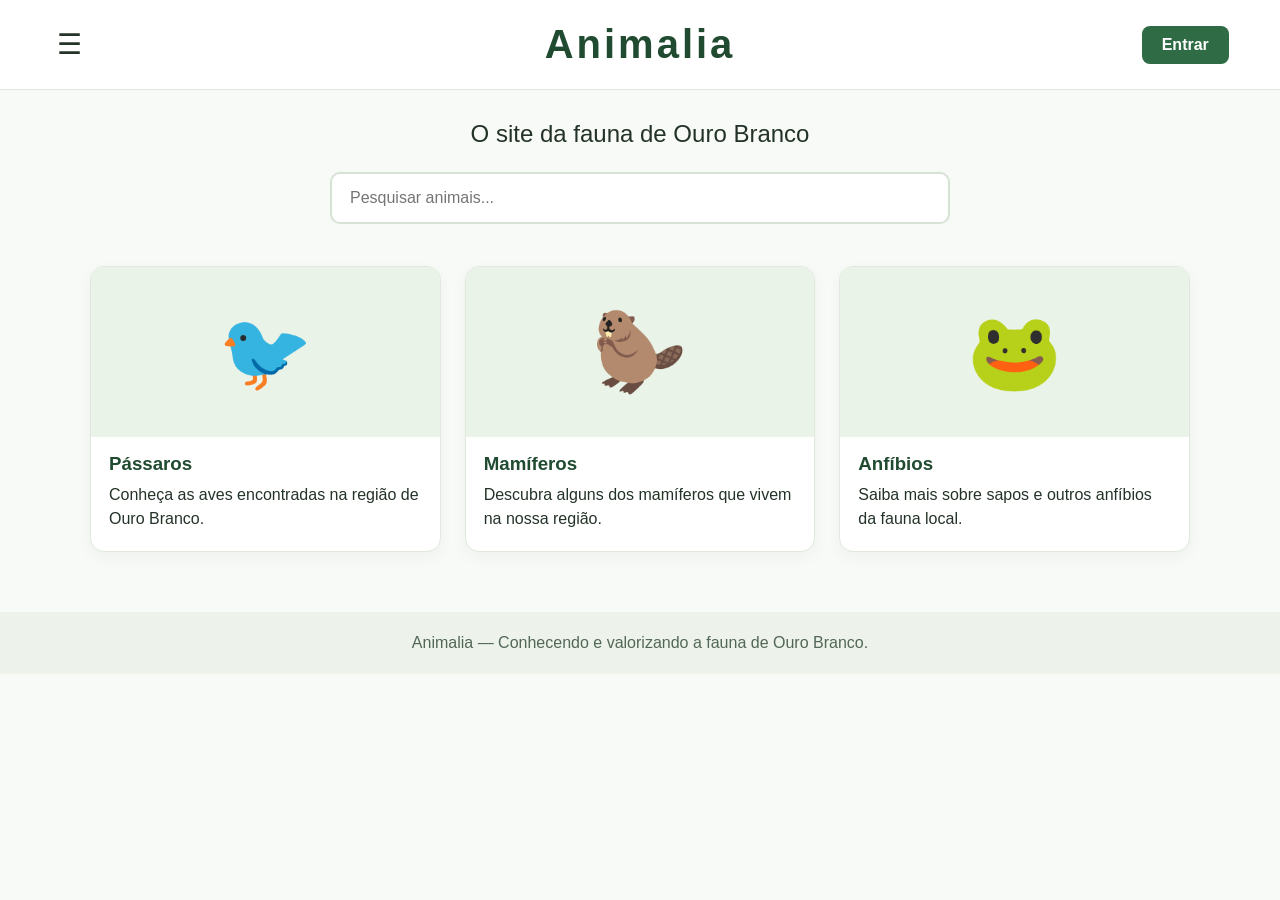
<file: frontend/index.html>
<!DOCTYPE html>
<html lang="pt-BR">
<head>
    <meta charset="UTF-8">
    <meta name="viewport" content="width=device-width, initial-scale=1.0">
    <link rel="stylesheet" href="style.css">
    <title>Animalia | Fauna de Ouro Branco</title>
</head>
<body>
    <header class="cabecalho">
        <button class="menu" type="button" aria-label="Abrir menu">☰</button>
        <h1 class="marca">Animalia</h1>
        <a class="entrar" href="login.html">Entrar</a>
    </header>
    <main class="conteudo">
        <h2 class="subtitulo">O site da fauna de Ouro Branco</h2>
        <input class="pesquisa" type="search" id="pesquisa" placeholder="Pesquisar animais..." aria-label="Pesquisar animais">
        <section class="animais" aria-label="Animais">
            <article class="animal">
                <div class="animal-imagem" role="img" aria-label="Pássaro">🐦</div>
                <h3>Pássaros</h3>
                <p>Conheça as aves encontradas na região de Ouro Branco.</p>
            </article>
            <article class="animal">
                <div class="animal-imagem" role="img" aria-label="Mamífero">🦫</div>
                <h3>Mamíferos</h3>
                <p>Descubra alguns dos mamíferos que vivem na nossa região.</p>
            </article>
            <article class="animal">
                <div class="animal-imagem" role="img" aria-label="Sapo">🐸</div>
                <h3>Anfíbios</h3>
                <p>Saiba mais sobre sapos e outros anfíbios da fauna local.</p>
            </article>
        </section>
    </main>
    <footer class="rodape">Animalia — Conhecendo e valorizando a fauna de Ouro Branco.</footer>
</body>
</html>
</file>
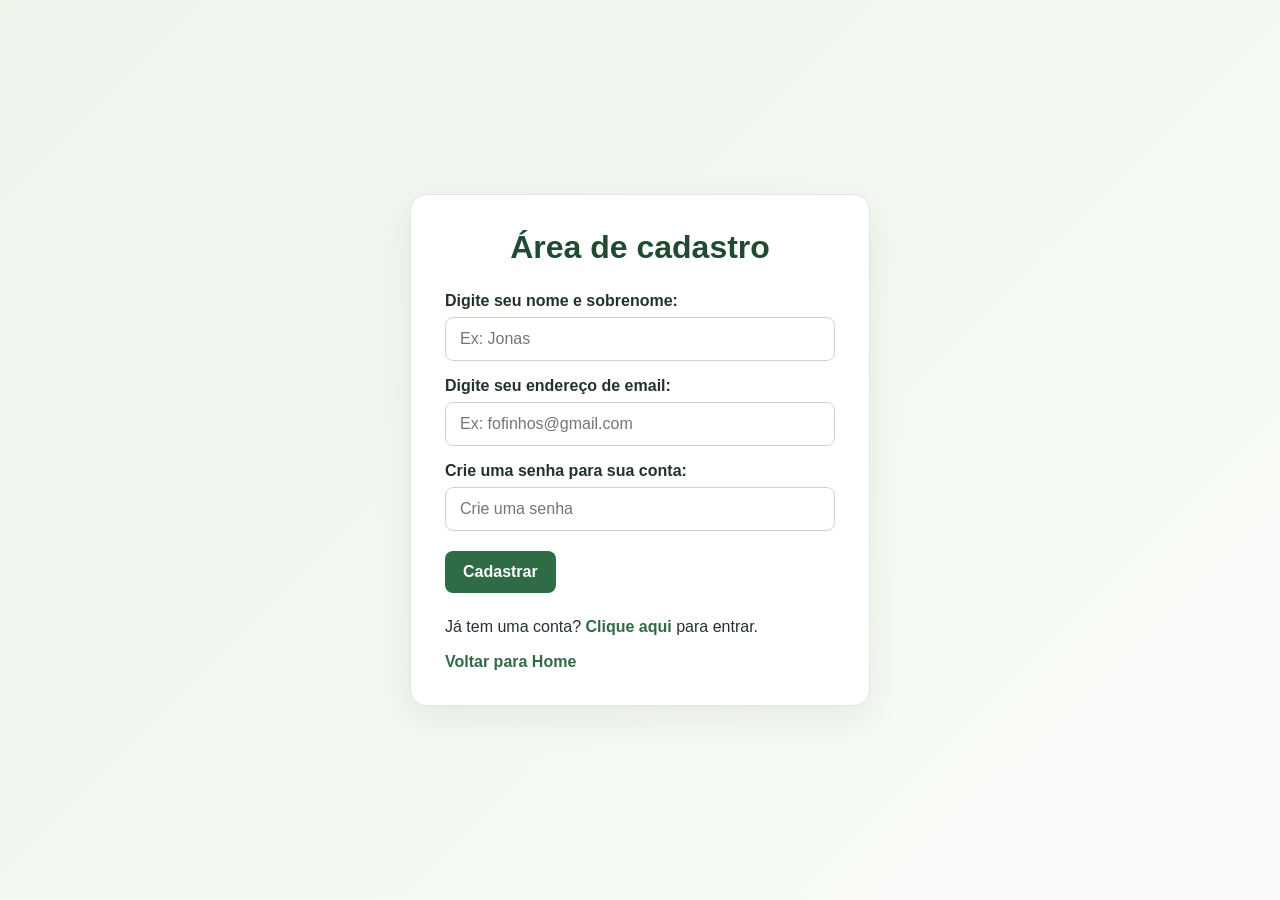
<file: frontend/cadastro.html>
<!DOCTYPE html>
<html lang="pt-BR">
<head>
    <meta charset="UTF-8">
    <meta name="viewport" content="width=device-width, initial-scale=1.0">
    <link rel="stylesheet" href="style.css">
    <title>Animalia | Cadastro</title>
</head>
<body>
    <main class="formulario">
        <h1>Área de cadastro</h1>
        <form>
            <label for="nome">Digite seu nome e sobrenome:</label>
            <input type="text" id="nome" placeholder="Ex: Jonas" required>
            <label for="email">Digite seu endereço de email:</label>
            <input type="email" id="email" placeholder="Ex: fofinhos@gmail.com" required>
            <label for="senha">Crie uma senha para sua conta:</label>
            <input type="password" id="senha" placeholder="Crie uma senha" required>
            <button class="botao" type="submit">Cadastrar</button>
        </form>
        <h4>Já tem uma conta? <a href="login.html">Clique aqui</a> para entrar.</h4>
        <a href="index.html">Voltar para Home</a>
    </main>
</body>
</html>
</file>
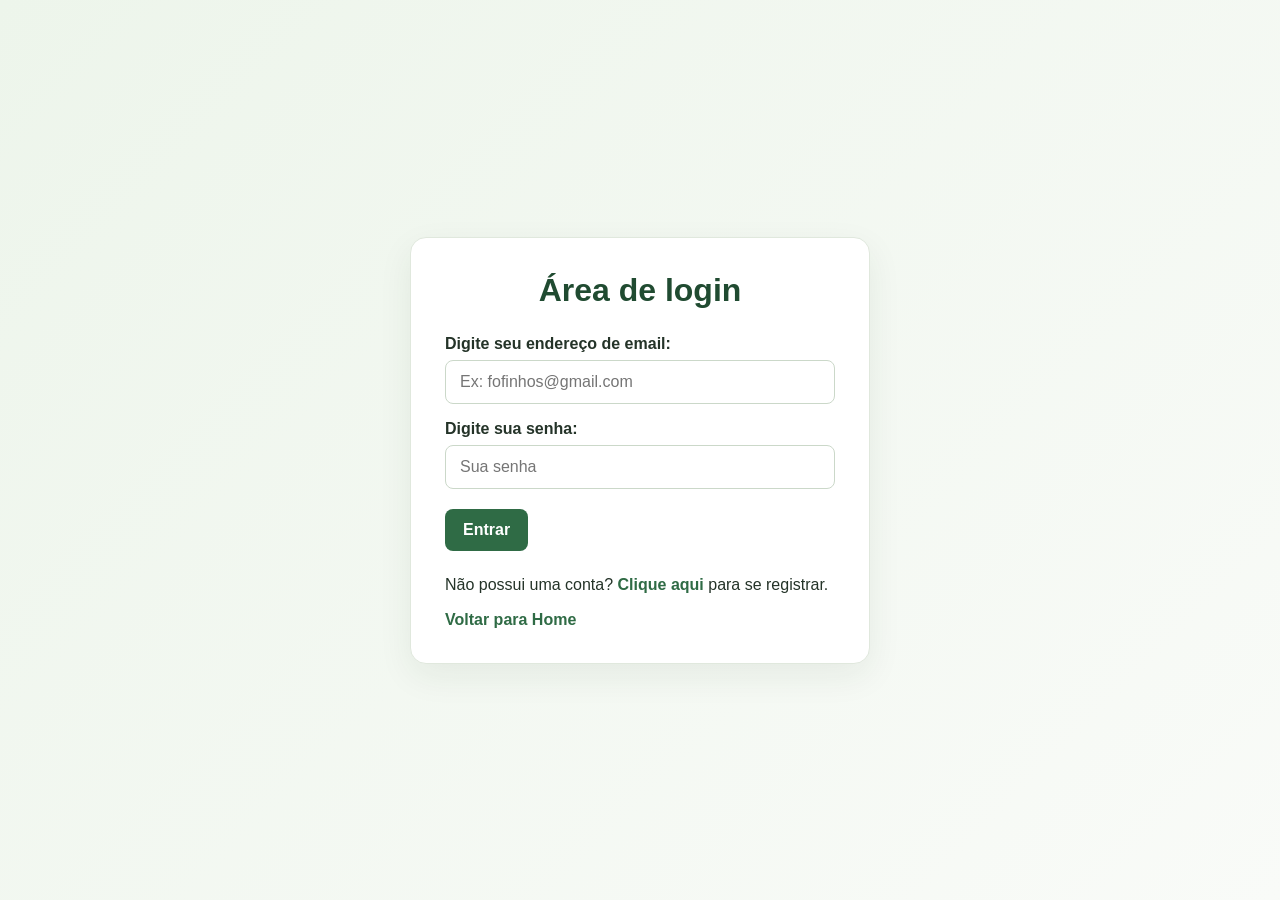
<file: frontend/login.html>
<!DOCTYPE html>
<html lang="pt-BR">
<head>
    <meta charset="UTF-8">
    <meta name="viewport" content="width=device-width, initial-scale=1.0">
    <link rel="stylesheet" href="style.css">
    <title>Animalia | Login</title>
</head>
<body>
    <main class="formulario">
        <h1>Área de login</h1>
        <form>
            <label for="email">Digite seu endereço de email:</label>
            <input type="email" id="email" placeholder="Ex: fofinhos@gmail.com" required>
            <label for="senha">Digite sua senha:</label>
            <input type="password" id="senha" placeholder="Sua senha" required>
            <button class="botao" type="submit">Entrar</button>
        </form>
        <h4>Não possui uma conta? <a href="cadastro.html">Clique aqui</a> para se registrar.</h4>
        <a href="index.html">Voltar para Home</a>
    </main>
</body>
</html>
</file>
<file: frontend/style.css>
* {
    box-sizing: border-box;
}

:root {
    --verde: #2f6b45;
    --verde-escuro: #204b31;
    --verde-claro: #eaf3e8;
    --texto: #243328;
    --fundo: #f8faf7;
}

body {
    margin: 0;
    font-family: Arial, Helvetica, sans-serif;
    color: var(--texto);
    background: var(--fundo);
}

a {
    color: var(--verde);
    font-weight: 700;
    text-decoration: none;
}
a:hover { text-decoration: underline; }

.cabecalho {
    display: grid;
    grid-template-columns: 1fr auto 1fr;
    align-items: center;
    gap: 16px;
    padding: 22px 4%;
    background: white;
    border-bottom: 1px solid #e1e9df;
}
.menu {
    justify-self: start;
    border: 0;
    background: transparent;
    color: var(--texto);
    font-size: 28px;
    cursor: pointer;
}
.marca {
    margin: 0;
    color: var(--verde-escuro);
    font-size: clamp(1.7rem, 4vw, 2.5rem);
    letter-spacing: 3px;
    text-align: center;
}
.entrar {
    justify-self: end;
    padding: 10px 20px;
    color: white;
    background: var(--verde);
    border-radius: 8px;
}
.entrar:hover { background: var(--verde-escuro); text-decoration: none; }

.conteudo { width: min(1100px, 92%); margin: 30px auto 60px; }
.subtitulo {
    margin: 12px 0 24px;
    font-size: clamp(1.1rem, 2vw, 1.5rem);
    font-weight: 500;
    text-align: center;
}
.pesquisa {
    display: block;
    width: min(620px, 100%);
    margin: 0 auto 42px;
    padding: 15px 18px;
    border: 2px solid #d6e2d4;
    border-radius: 10px;
    background: white;
    font-size: 1rem;
    outline: none;
}
.pesquisa:focus, input:focus {
    border-color: var(--verde);
    box-shadow: 0 0 0 3px #2f6b4520;
}
.animais {
    display: grid;
    grid-template-columns: repeat(3, minmax(0, 1fr));
    gap: 24px;
}
.animal {
    overflow: hidden;
    border: 1px solid #e0e8dd;
    border-radius: 14px;
    background: white;
    box-shadow: 0 5px 16px #1b38200b;
    transition: transform .2s, box-shadow .2s;
}
.animal:hover { transform: translateY(-4px); box-shadow: 0 10px 24px #1b382018; }
.animal-imagem {
    display: grid;
    min-height: 170px;
    place-items: center;
    background: var(--verde-claro);
    font-size: 76px;
}
.animal h3 { margin: 16px 18px 8px; color: var(--verde-escuro); }
.animal p { margin: 0 18px 20px; line-height: 1.5; }
.rodape { padding: 22px; background: #edf3eb; color: #536756; text-align: center; }

body:has(.formulario) {
    min-height: 100vh;
    display: grid;
    place-items: center;
    padding: 24px;
    background: linear-gradient(135deg, #edf5eb, #f9fbf8);
}
.formulario {
    width: min(460px, 100%);
    padding: 34px;
    border: 1px solid #e0e8dd;
    border-radius: 16px;
    background: white;
    box-shadow: 0 12px 35px #1b382012;
}
.formulario h1 { margin: 0 0 26px; color: var(--verde-escuro); text-align: center; }
.formulario label { display: block; margin: 16px 0 7px; font-weight: 700; }
.formulario input {
    width: 100%;
    padding: 12px 14px;
    border: 1px solid #cbd8c9;
    border-radius: 8px;
    font-size: 1rem;
}
.botao {
    display: inline-block;
    margin-top: 20px;
    padding: 12px 18px;
    border: 0;
    border-radius: 8px;
    background: var(--verde);
    color: white;
    font-size: 1rem;
    font-weight: 700;
    cursor: pointer;
}
.botao:hover { background: var(--verde-escuro); text-decoration: none; }
.formulario h4 { margin: 22px 0 14px; font-weight: 400; line-height: 1.5; }

@media (max-width: 700px) {
    .cabecalho { padding: 16px 4%; gap: 8px; }
    .marca { letter-spacing: 1px; }
    .entrar { padding: 9px 12px; }
    .animais { grid-template-columns: 1fr; }
    .animal-imagem { min-height: 145px; }
    .formulario { padding: 25px 20px; }
}
</file>
